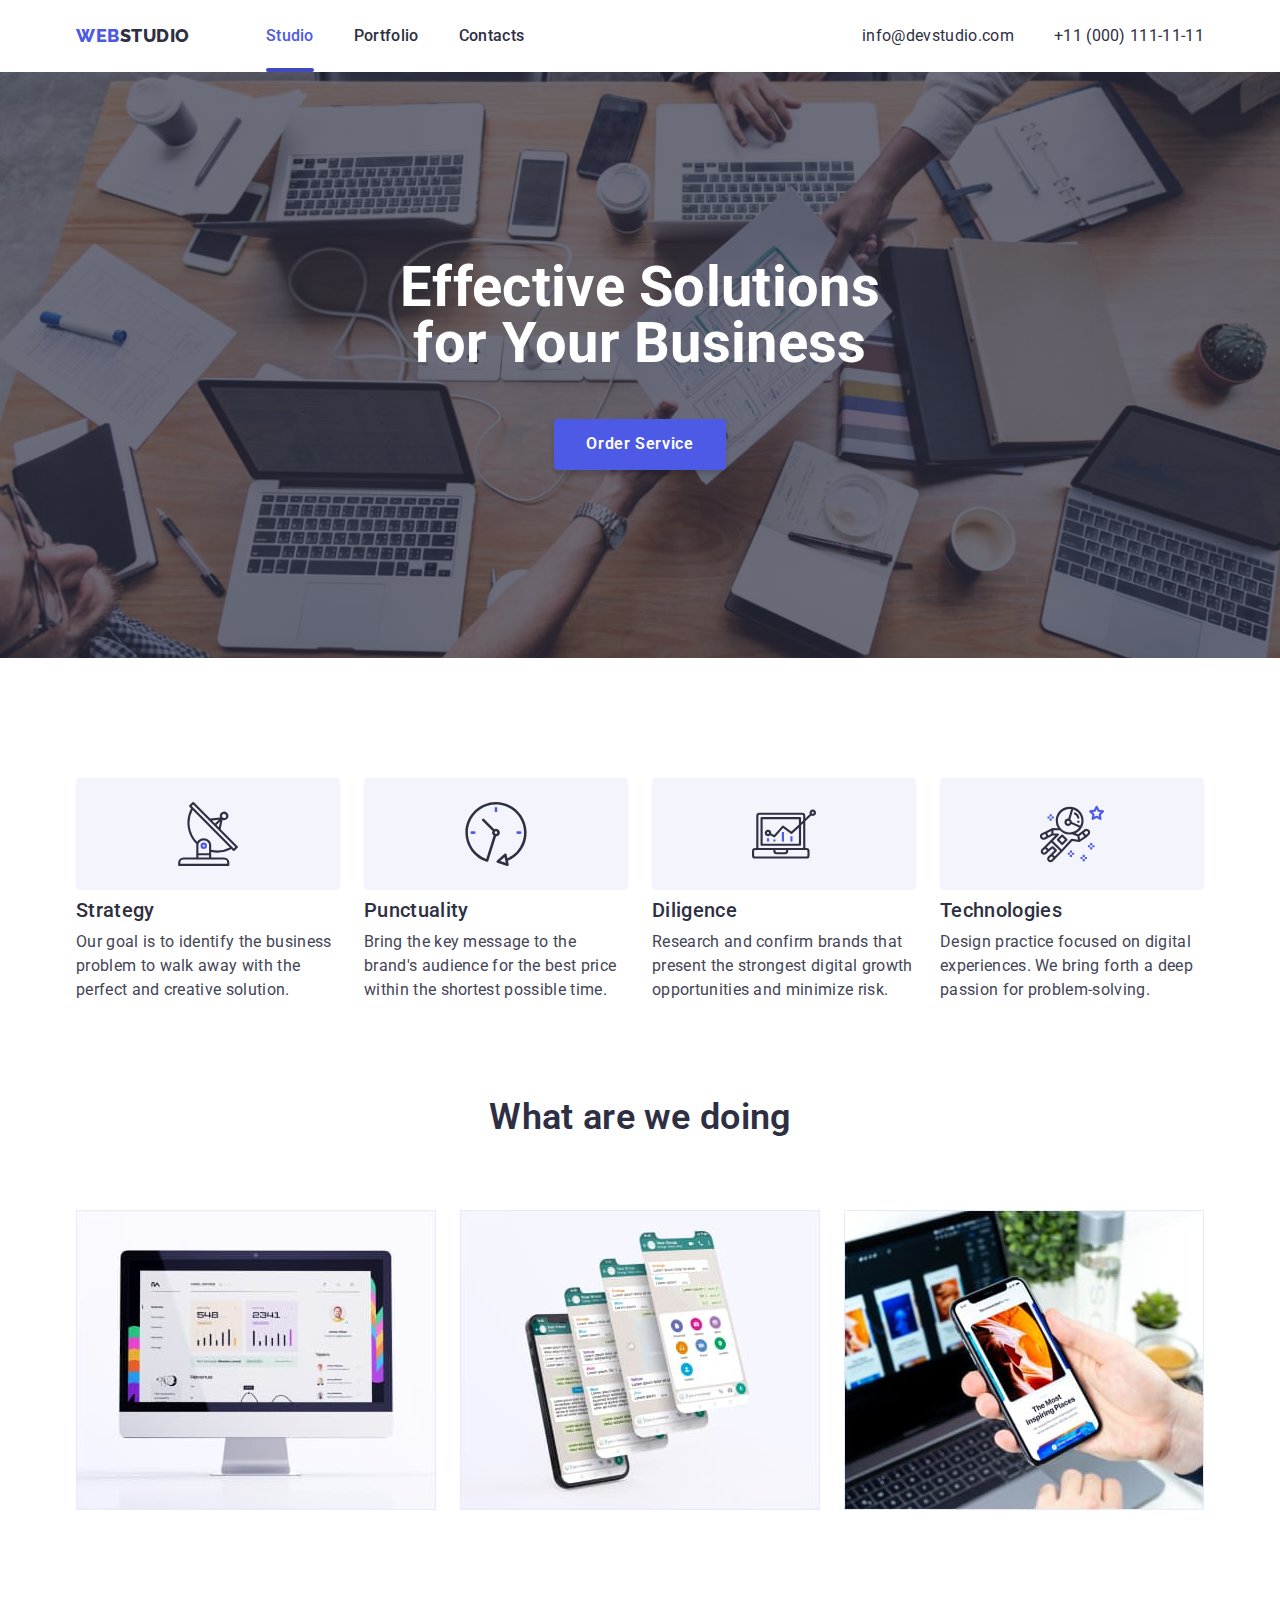
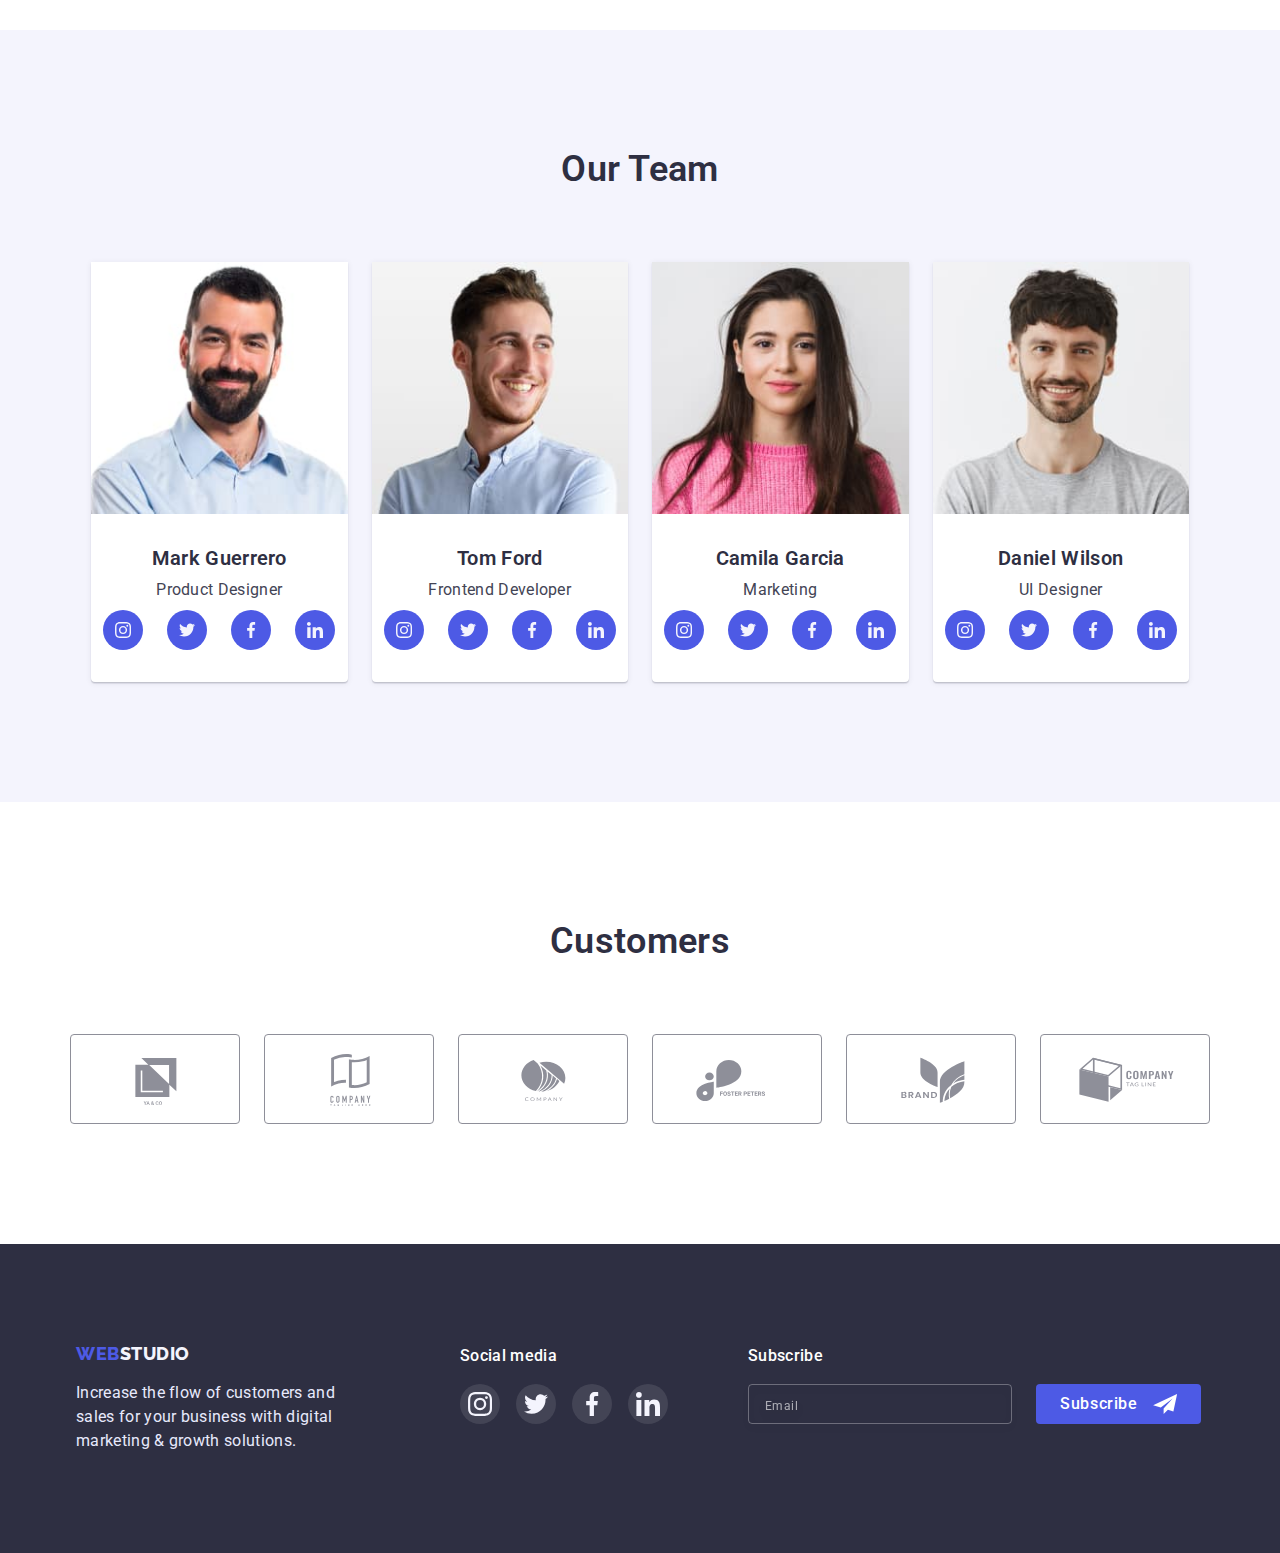
<file: index.html>
<!DOCTYPE html>
<html lang="en">
  <head>
    <meta charset="UTF-8" />
    <meta http-equiv="X-UA-Compatible" content="IE=edge" />
    <meta name="viewport" content="width=device-width, initial-scale=1.0" />

    <link
      href="https://fonts.googleapis.com/css2?family=Raleway:wght@800&family=Roboto:wght@400;500;700;900&display=swap"
      rel="stylesheet"
    />
    <link
      rel="stylesheet"
      href="https://cdnjs.cloudflare.com/ajax/libs/modern-normalize/1.1.0/modern-normalize.min.css"
    />

    <link rel="stylesheet" href="./css/styles.css" />

    <title>Studio</title>
  </head>
  <body>
    <!-- header  -->

    <header>
      <div class="container header-main">
        <nav class="nav-main">
          <a href="./index.html" class="logo"
            ><span class="span">WEB</span>STUDIO</a
          >

          <ul class="site-nav">
            <li class="item">
              <a href="./index.html" class="link menu-link">Studio</a>
            </li>

            <li class="item">
              <a href="./portfolio.html" class="link">Portfolio</a>
            </li>

            <li class="item"><a href="" class="link">Contacts</a></li>
          </ul>
        </nav>
        <div class="contact">
          <ul class="site-adress">
            <li class="item">
              <a href="mailto:info@devstudio.com" class="link"
                >info@devstudio.com</a
              >
            </li>
            <li class="item">
              <a href="tel:+11(000)111-11-11" class="link">+11 (000) 111-11-11</a>
            </li>
          </ul>
        </div>
        <button data-menu-open type="button" class="menu-open">
          <svg class="menu-open-icon" width="32" height="22">
            <use href="./images/symbol-defs.svg#icon-menu-burger"></use>
          </svg>
        </button>
      </div>

      <!-- mobil-menu -->

      <div data-menu class="mob-menu is-hidden">
        <div class="container">
          <div class="container-mobil-nav">
            <button data-menu-close type="button" class="menu-close">
              <svg class="menu-close-icon" width="8" height="8">
                <use href="./images/symbol-defs.svg#icon-vector"></use>
              </svg>
            </button>

            <nav>
              <ul class="mobil-nav">
                <li class="mobil-menu-item">
                  <a href="./index.html" class="link menu-link">Studio</a>
                </li>

                <li class="mobil-menu-item">
                  <a href="./portfolio.html" class="link mobil-link"
                    >Portfolio</a
                  >
                </li>

                <li class="mobil-menu-item">
                  <a href="" class="link mobil-link">Contacts</a>
                </li>
              </ul>
            </nav>
          </div>

          <div class="container-mobil-adress">
            <ul class="mobil-adress">
              <li class="mobil-adress-item">
                <a href="tel:+11(000)111-11-11" class="link number-link"
                  >+11(000)111-11-11</a
                >
              </li>

              <li class="mobil-adress-item">
                <a href="mailto:info@devstudio.com" class="link email-link"
                  >info@devstudio.com</a
                >
              </li>
            </ul>

            <ul class="mob-social-ul">
              <li>
                <a class="mob-social-link" href="https://www.instagram.com/">
                  <svg class="instagram" width="16" height="16">
                    <use href="./images/symbol-defs.svg#icon-instagram"></use>
                  </svg>
                </a>
              </li>
              <li>
                <a class="mob-social-link" href="https://www.twitter.com/">
                  <svg class="twitter" width="16" height="16">
                    <use href="./images/symbol-defs.svg#icon-twitter"></use>
                  </svg>
                </a>
              </li>
              <li>
                <a class="mob-social-link" href="https://www.facebook.com/">
                  <svg class="facebook" width="16" height="16">
                    <use href="./images/symbol-defs.svg#icon-facebook"></use>
                  </svg>
                </a>
              </li>
              <li>
                <a class="mob-social-link" href="https://www.linkedin.com/">
                  <svg class="linkedin" width="16" height="16">
                    <use href="./images/symbol-defs.svg#icon-linkedin"></use>
                  </svg>
                </a>
              </li>
            </ul>
          </div>
        </div>
      </div>
    </header>

    <!-- hero -->

    <main>
      <section class="hero">
        <div class="container">
          <h1 class="hero-title">Effective Solutions for Your Business</h1>
          <button data-modal-open type="button" class="button button-primary">
            Order Service
          </button>
        </div>
      </section>

      <!-- adventages -->

      <section class="advantages section">
        <div class="container">
          <h2 class="visually-hidden">Advantages</h2>
          <ul class="advantages-ul">
            <li class="advantages-li">
              <div class="advantages-icon">
                <svg class="antenna" width="64" height="64">
                  <use href="./images/symbol-defs.svg#icon-antenna"></use>
                </svg>
              </div>
              <h3 class="title">Strategy</h3>
              <p class="advantages-text">
                Our goal is to identify the business problem to walk away with
                the perfect and creative solution.
              </p>
            </li>
            <li class="advantages-li">
              <div class="advantages-icon">
                <svg class="clock" width="64" height="64">
                  <use href="./images/symbol-defs.svg#icon-clock"></use>
                </svg>
              </div>
              <h3 class="title">Punctuality</h3>
              <p class="advantages-text">
                Bring the key message to the brand's audience for the best price
                within the shortest possible time.
              </p>
            </li>
            <li class="advantages-li">
              <div class="advantages-icon">
                <svg class="diagram" width="64" height="64">
                  <use href="./images/symbol-defs.svg#icon-diagram"></use>
                </svg>
              </div>
              <h3 class="title">Diligence</h3>
              <p class="advantages-text">
                Research and confirm brands that present the strongest digital
                growth opportunities and minimize risk.
              </p>
            </li>
            <li class="advantages-li">
              <div class="advantages-icon">
                <svg class="astronaut" width="64" height="64">
                  <use href="./images/symbol-defs.svg#icon-astronaut"></use>
                </svg>
              </div>
              <h3 class="title">Technologies</h3>
              <p class="advantages-text">
                Design practice focused on digital experiences. We bring forth a
                deep passion for problem-solving.
              </p>
            </li>
          </ul>
        </div>
      </section>

      <!-- our work -->

      <section class="work section">
        <div class="container">
          <h2 class="work-title">What are we doing</h2>
          <ul class="work-ul">
            <li class="work-li">
              <img
                srcset="./images/comp.jpg 1x, ./images/Rectangle2x.jpg 2x"
                src="./images/comp.jpg"
                alt="pc monitor"
                width="360"
              />
            </li>
            <li class="work-li">
              <img
                srcset="./images/app.jpg 1x, ./images/Rectangle2.2x.jpg 2x"
                src="./images/app.jpg"
                alt="app options"
                width="360"
              />
            </li>
            <li class="work-li">
              <img
                srcset="./images/phone.jpg 1x, ./images/Rectangle3.2x.jpg 2x"
                src="./images/phone.jpg"
                alt="phone screen"
                width="360"
              />
            </li>
          </ul>
        </div>
      </section>

      <!-- team -->

      <section class="team section">
        <div class="container">
          <h2 class="team-title">Our Team</h2>
          <ul class="team-ul">
            <li class="team-li">
              <img
                srcset="./images/mark.jpg 1x, ./images/man1.2x.jpg 2x"
                src="./images/mark.jpg"
                alt="Mark Guerrero"
                width="264"
              />
              <h3 class="title">Mark Guerrero</h3>
              <p>Product Designer</p>
              <ul class="social-ul">
                <li>
                  <a class="social-link" href="https://www.instagram.com/">
                    <svg class="instagram" width="16" height="16">
                      <use href="./images/symbol-defs.svg#icon-instagram"></use>
                    </svg>
                  </a>
                </li>
                <li>
                  <a class="social-link" href="https://www.twitter.com/">
                    <svg class="twitter" width="16" height="16">
                      <use href="./images/symbol-defs.svg#icon-twitter"></use>
                    </svg>
                  </a>
                </li>
                <li>
                  <a class="social-link" href="https://www.facebook.com/">
                    <svg class="facebook" width="16" height="16">
                      <use href="./images/symbol-defs.svg#icon-facebook"></use>
                    </svg>
                  </a>
                </li>
                <li>
                  <a class="social-link" href="https://www.linkedin.com/">
                    <svg class="linkedin" width="16" height="16">
                      <use href="./images/symbol-defs.svg#icon-linkedin"></use>
                    </svg>
                  </a>
                </li>
              </ul>
            </li>
            <li class="team-li">
              <img
                srcset="./images/tom.jpg 1x, ./images/man2.2x.jpg 2x"
                src="./images/tom.jpg"
                alt="Tom Ford"
                width="264"
              />
              <h3 class="title">Tom Ford</h3>
              <p>Frontend Developer</p>
              <ul class="social-ul">
                <li>
                  <a class="social-link" href="https://www.instagram.com/">
                    <svg class="instagram" width="16" height="16">
                      <use href="./images/symbol-defs.svg#icon-instagram"></use>
                    </svg>
                  </a>
                </li>
                <li>
                  <a class="social-link" href="https://www.twitter.com/">
                    <svg class="twitter" width="16" height="16">
                      <use href="./images/symbol-defs.svg#icon-twitter"></use>
                    </svg>
                  </a>
                </li>
                <li>
                  <a class="social-link" href="https://www.facebook.com/">
                    <svg class="facebook" width="16" height="16">
                      <use href="./images/symbol-defs.svg#icon-facebook"></use>
                    </svg>
                  </a>
                </li>
                <li>
                  <a class="social-link" href="https://www.linkedin.com/">
                    <svg class="linkedin" width="16" height="16">
                      <use href="./images/symbol-defs.svg#icon-linkedin"></use>
                    </svg>
                  </a>
                </li>
              </ul>
            </li>
            <li class="team-li">
              <img
                srcset="./images/camila.jpg 1x, ./images/woman.2x.jpg 2x"
                src="./images/camila.jpg"
                alt="Camila Garcia"
                width="264"
              />
              <h3 class="title">Camila Garcia</h3>
              <p>Marketing</p>
              <ul class="social-ul">
                <li>
                  <a class="social-link" href="https://www.instagram.com/">
                    <svg class="instagram" width="16" height="16">
                      <use href="./images/symbol-defs.svg#icon-instagram"></use>
                    </svg>
                  </a>
                </li>
                <li>
                  <a class="social-link" href="https://www.twitter.com/">
                    <svg class="twitter" width="16" height="16">
                      <use href="./images/symbol-defs.svg#icon-twitter"></use>
                    </svg>
                  </a>
                </li>
                <li>
                  <a class="social-link" href="https://www.facebook.com/">
                    <svg class="facebook" width="16" height="16">
                      <use href="./images/symbol-defs.svg#icon-facebook"></use>
                    </svg>
                  </a>
                </li>
                <li>
                  <a class="social-link" href="https://www.linkedin.com/">
                    <svg class="linkedin" width="16" height="16">
                      <use href="./images/symbol-defs.svg#icon-linkedin"></use>
                    </svg>
                  </a>
                </li>
              </ul>
            </li>
            <li class="team-li">
              <img
                srcset="./images/daniel.jpg 1x, ./images/man3.2x.jpg 2x"
                src="./images/daniel.jpg"
                alt="Daniel Wilson"
                width="264"
              />
              <h3 class="title">Daniel Wilson</h3>
              <p>UI Designer</p>
              <ul class="social-ul">
                <li>
                  <a class="social-link" href="https://www.instagram.com/">
                    <svg class="instagram" width="16" height="16">
                      <use href="./images/symbol-defs.svg#icon-instagram"></use>
                    </svg>
                  </a>
                </li>
                <li>
                  <a class="social-link" href="https://www.twitter.com/">
                    <svg class="twitter" width="16" height="16">
                      <use href="./images/symbol-defs.svg#icon-twitter"></use>
                    </svg>
                  </a>
                </li>
                <li>
                  <a class="social-link" href="https://www.facebook.com/">
                    <svg class="facebook" width="16" height="16">
                      <use href="./images/symbol-defs.svg#icon-facebook"></use>
                    </svg>
                  </a>
                </li>
                <li>
                  <a class="social-link" href="https://www.linkedin.com/">
                    <svg class="linkedin" width="16" height="16">
                      <use href="./images/symbol-defs.svg#icon-linkedin"></use>
                    </svg>
                  </a>
                </li>
              </ul>
            </li>
          </ul>
        </div>
      </section>

      <!-- Customers -->

      <section class="customers section">
        <div class="container">
          <h2 class="customers-title">Customers</h2>
          <ul class="customers-ul">
            <li class="customers-li">
              <a href="" class="customers-link">
                <svg class="logo-icon" width="104" height="56">
                  <use href="./images/symbol-defs.svg#icon-logo-2"></use>
                </svg>
              </a>
            </li>
            <li class="customers-li">
              <a href="" class="customers-link">
                <svg class="logo-icon" width="104" height="56">
                  <use href="./images/symbol-defs.svg#icon-logo-1"></use>
                </svg>
              </a>
            </li>
            <li class="customers-li">
              <a href="" class="customers-link">
                <svg class="logo-icon" width="104" height="56">
                  <use href="./images/symbol-defs.svg#icon-logo-3"></use>
                </svg>
              </a>
            </li>
            <li class="customers-li">
              <a href="" class="customers-link">
                <svg class="logo-icon" width="104" height="56">
                  <use href="./images/symbol-defs.svg#icon-logo-4"></use>
                </svg>
              </a>
            </li>
            <li class="customers-li">
              <a href="" class="customers-link">
                <svg class="logo-icon" width="104" height="56">
                  <use href="./images/symbol-defs.svg#icon-logo-5"></use>
                </svg>
              </a>
            </li>
            <li class="customers-li">
              <a href="" class="customers-link">
                <svg class="logo-icon" width="104" height="56">
                  <use href="./images/symbol-defs.svg#icon-logo-6"></use>
                </svg>
              </a>
            </li>
          </ul>
        </div>
      </section>
    </main>

    <!-- footer -->

    <footer class="footer">
      <div class="container footer-section">
        <div class="box-footer">
          <a href="./index.html" class="footer-link"
            ><span class="span">WEB</span>STUDIO</a
          >
          <p class="footer-text">
            Increase the flow of customers and sales for your business with
            digital marketing & growth solutions.
          </p>
        </div>

        <div class="second-box-footer">
          <h3 class="footer-title">Social media</h3>
          <ul class="footer-ul">
            <li>
              <a href="https://www.instagram.com/" class="footer-icon">
                <svg class="instagram" width="24" height="24">
                  <use href="./images/symbol-defs.svg#icon-instagram"></use>
                </svg>
              </a>
            </li>
            <li>
              <a href="https://www.twitter.com/" class="footer-icon">
                <svg class="twitter" width="24" height="24">
                  <use href="./images/symbol-defs.svg#icon-twitter"></use>
                </svg>
              </a>
            </li>
            <li>
              <a href="https://www.facebook.com/" class="footer-icon">
                <svg class="facebook" width="24" height="24">
                  <use href="./images/symbol-defs.svg#icon-facebook"></use>
                </svg>
              </a>
            </li>
            <li>
              <a href="https://www.linkedin.com/" class="footer-icon">
                <svg class="linkedin" width="24" height="24">
                  <use href="./images/symbol-defs.svg#icon-linkedin"></use>
                </svg>
              </a>
            </li>
          </ul>
        </div>

        <div class="tertiary-box-footer">
          <h3 class="footer-form-title">Subscribe</h3>

          <form class="footer-form">
            <input
              type="email"
              id="footer-email"
              name="footer-email"
              class="footer-input"
              placeholder="Email"
            />
            <label for="footer-email"></label>

            <button type="submit" class="footer-button">
              Subscribe
              <svg class="send" width="24" height="20">
                <use href="./images/symbol-defs.svg#icon-send"></use>
              </svg>
            </button>
          </form>
        </div>
      </div>
    </footer>

    <!-- Модалка -->

    <div data-modal class="backdrop is-hidden">
      <div class="modal">
        <button data-modal-close type="button" class="backdrop-button">
          <svg class="vector" width="8" height="8">
            <use href="./images/symbol-defs.svg#icon-vector"></use>
          </svg>
        </button>

        <!-- Форма -->

        <div class="modal-container">
          <h3 class="text-form">
            Leave your contacts and we will call you back
          </h3>
            <form class="form">
              <div class="form-field">
                <label for="user-name">
                  <span class="input-text">Name</span>
                </label>
                <span class="form-wrap">
                  <input
                    type="text"
                    id="user-name"
                    class="form-input"
                    name="user-name"
                    placeholder=" "
                    required />
                  <svg class="input-icon" width="18" height="18">
                    <use
                      href="./images/symbol-defs.svg#icon-person-black-18dp-1"
                    ></use></svg></span>
              </div>

              <div class="form-field">
                <label for="usel-tel">
                  <span class="input-text">Phone</span>
                </label>
                <span class="form-wrap"
                  ><input
                    type="tel"
                    id="usel-tel"
                    class="form-input"
                    name="usel-tel"
                    placeholder=" "
                    required />
                  <svg class="input-icon" width="18" height="24">
                    <use
                      href="./images/symbol-defs.svg#icon-phone-black-18dp-1"
                    ></use></svg></span>
              </div>

              <div class="form-field">
                <label for="user-email">
                  <span class="input-text">Email</span>
                </label>
                <span class="form-wrap"
                  ><input
                    type="email"
                    id="user-email"
                    class="form-input"
                    name="user-email"
                    required />
                  <svg class="input-icon" width="18" height="24">
                    <use
                      href="./images/symbol-defs.svg#icon-email-black-18dp-1"
                    ></use></svg></span>
              </div>

              <div class="form-field text-area">
                <label>
                  <span class="input-text">Comment</span>
                  <textarea
                    name="user-text"
                    class="modal-comment"
                    placeholder="Text input"
                  ></textarea>
                </label>
              </div>

              <div class="form-checked">
                <input
                  type="checkbox"
                  name="privacy"
                  value="true"
                  id="privacy"
                  class="input-check visually-hidden"
                />

                <label for="privacy" class="check-title"
                  ><span class="icon-checked"
                    ><svg class="check-icon" width="10" height="8">
                      <use
                        href="./images/symbol-defs.svg#icon-cheked"
                      ></use></svg></span
                  ><span class="check-text"
                    >I accept the terms and conditions of the
                    <a href="" class="check-link">Privacy Policy</a></span
                  ></label
                >
              </div>
              <button type="submit" class="form-button">Send</button>
            </form>
          </div>
        </div>
      </div>

    <script src="./js/modal.js"></script>
    <script src="./js/menu.js"></script>
  </body>
</html>
</file>
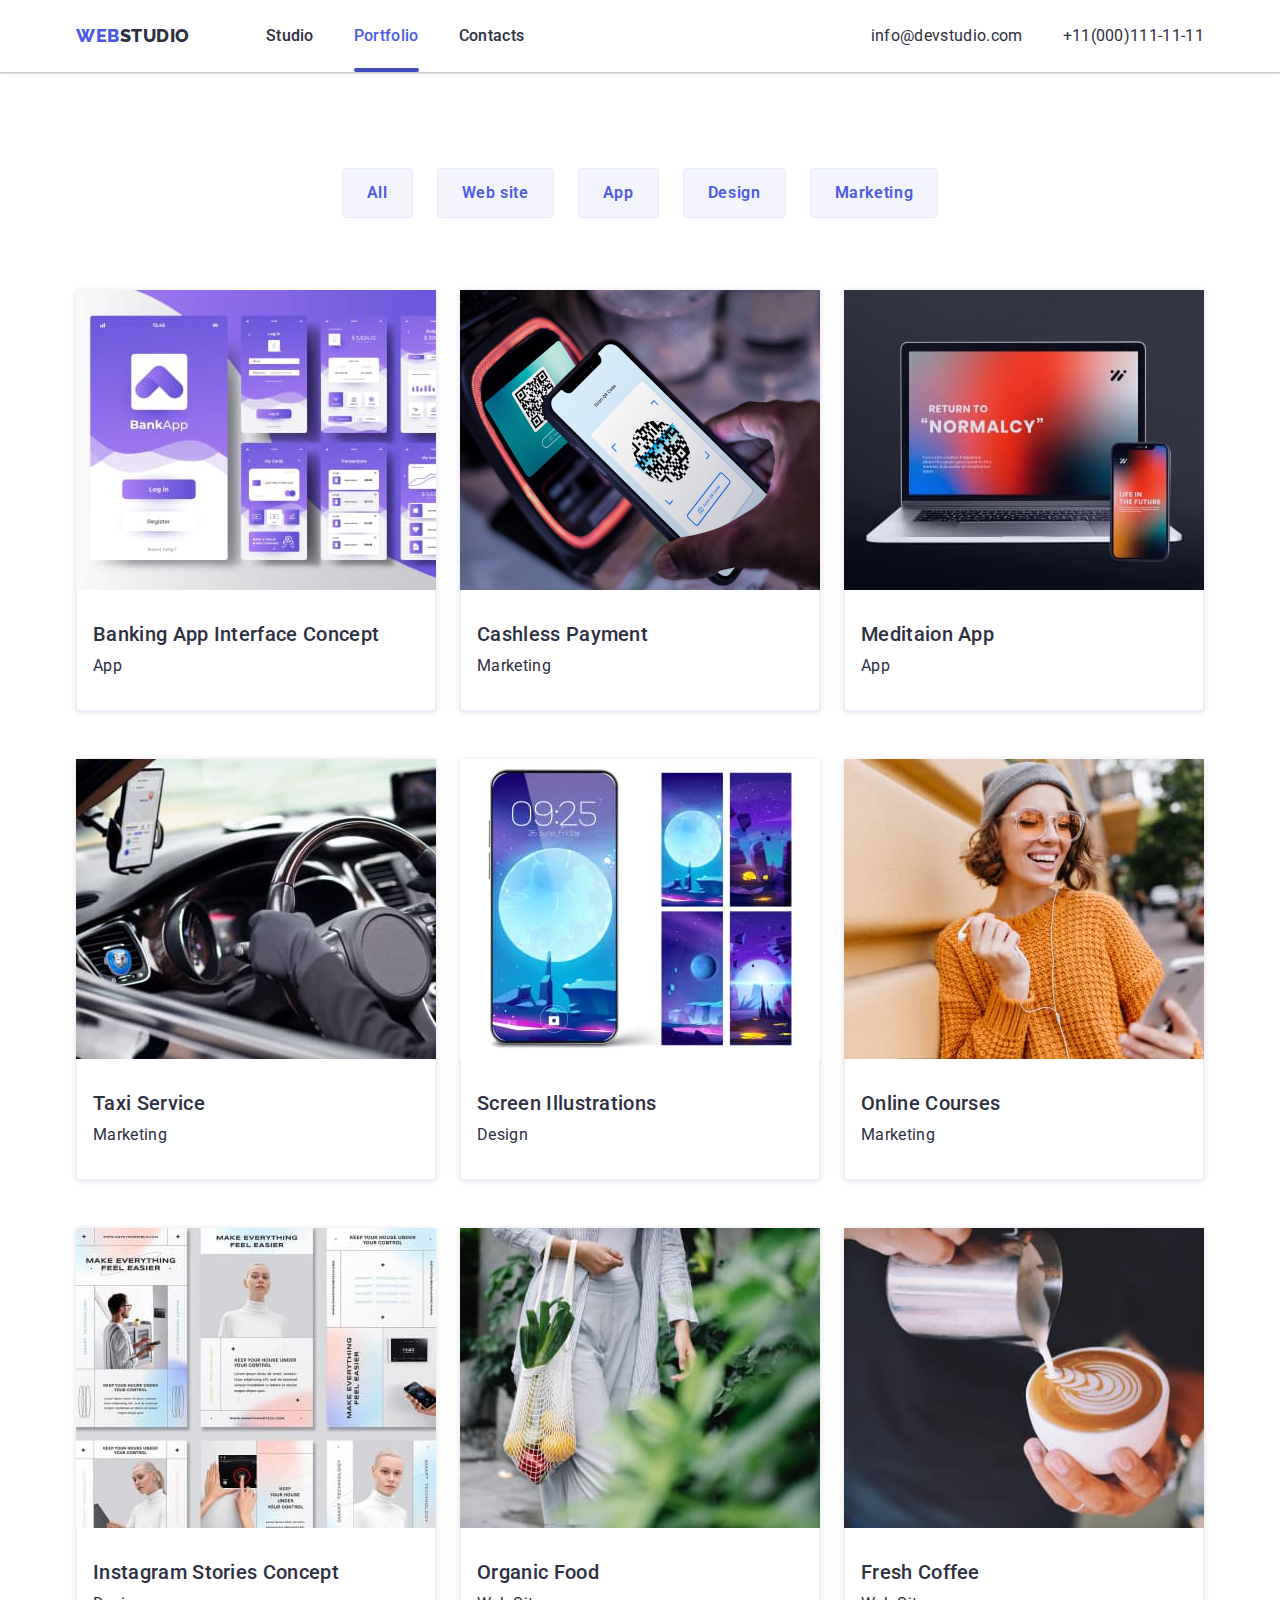
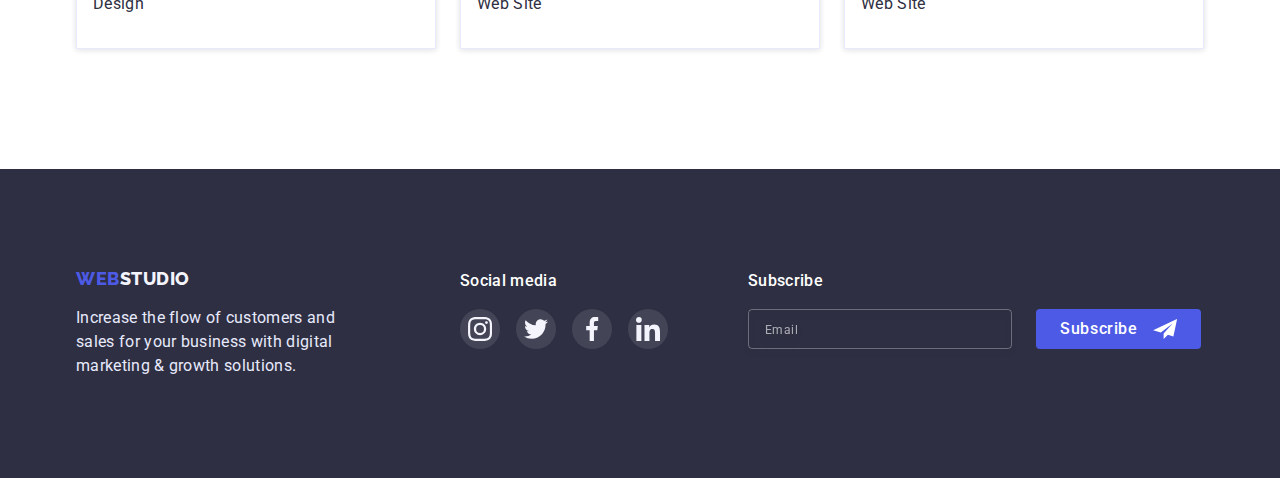
<file: portfolio.html>
<!DOCTYPE html>
<html lang="en">
  <head>
    <meta charset="UTF-8" />
    <meta http-equiv="X-UA-Compatible" content="IE=edge" />
    <meta name="viewport" content="width=device-width, initial-scale=1.0" />

    <link
      href="https://fonts.googleapis.com/css2?family=Raleway:wght@800&family=Roboto:wght@400;500;700;900&display=swap"
      rel="stylesheet"
    />
    <link
      rel="stylesheet"
      href="https://cdnjs.cloudflare.com/ajax/libs/modern-normalize/1.1.0/modern-normalize.min.css"
    />
    <link rel="stylesheet" href="./css/styles.css" />

    <title>Portfolio</title>
  </head>
  <body>
    <header>
      <!-- header -->
      <div class="container header-main">
        <nav class="nav-main">
          <a href="./index.html" class="logo"
            ><span class="span">WEB</span>STUDIO</a
          >

          <ul class="site-nav">
            <li class="item"><a href="./index.html" class="link">Studio</a></li>

            <li class="item">
              <a href="./portfolio.html" class="link menu-link">Portfolio</a>
            </li>

            <li class="item"><a href="" class="link">Contacts</a></li>
          </ul>
        </nav>
        <div class="contact">
          <ul class="site-adress">
            <li class="item">
              <a href="mailto:info@devstudio.com" class="link"
                >info@devstudio.com</a
              >
            </li>
            <li class="item">
              <a href="tel:+11(000)111-11-11" class="link">+11(000)111-11-11</a>
            </li>
          </ul>
        </div>
      </div>
    </header>

    <main>
      <section class="portfolio">
        <!-- button -->
        <div class="container">
          <h1 class="visually-hidden">Portfolio</h1>

          <ul class="portfolio-ul">
            <li class="portfolio-li">
              <button type="button" class="button button-secondary">All</button>
            </li>
            <li class="portfolio-li">
              <button type="button" class="button button-secondary">
                Web site
              </button>
            </li>
            <li class="portfolio-li">
              <button type="button" class="button button-secondary">App</button>
            </li>
            <li class="portfolio-li">
              <button type="button" class="button button-secondary">
                Design
              </button>
            </li>
            <li class="portfolio-li">
              <button type="button" class="button button-secondary">
                Marketing
              </button>
            </li>
          </ul>

          <!-- cards -->

          <ul class="examples">
            <li class="examples-li">
              <a href="" class="examples-title">
                <div class="product-thumb">
                  <div class="product-overlay">
                    <p class="text-thumb">
                      14 Stylish and User-Friendly App Design Concepts · Task
                      Manager App · Calorie Tracker App · Exotic Fruit Ecommerce
                      App · Cloud Storage App
                    </p>
                  </div>

                  <div class="examples-img">
                    <img src="./images/bankapp.jpg" alt="bankapp" width="360" />
                  </div>
                </div>

                <div class="examples-text">
                  <h2 class="card-title">Banking App Interface Concept</h2>
                  <p>App</p>
                </div>
              </a>
            </li>

            <li class="examples-li">
              <a href="" class="examples-title">
                <div class="product-thumb">
                  <div class="product-overlay">
                    <p class="text-thumb">
                      14 Stylish and User-Friendly App Design Concepts · Task
                      Manager App · Calorie Tracker App · Exotic Fruit Ecommerce
                      App · Cloud Storage App
                    </p>
                  </div>
                  <div class="examples-img">
                    <img src="./images/qr.jpg" alt="QR" width="360" />
                  </div>
                </div>
                <div class="examples-text">
                  <h2 class="card-title">Cashless Payment</h2>
                  <p>Marketing</p>
                </div>
              </a>
            </li>

            <li class="examples-li">
              <a href="" class="examples-title">
                <div class="product-thumb">
                  <div class="product-overlay">
                    <p class="text-thumb">
                      14 Stylish and User-Friendly App Design Concepts · Task
                      Manager App · Calorie Tracker App · Exotic Fruit Ecommerce
                      App · Cloud Storage App
                    </p>
                  </div>
                  <div class="examples-img">
                    <img src="./images/laptop.jpg" alt="laptop" width="360" />
                  </div>
                </div>

                <div class="examples-text">
                  <h2 class="card-title">Meditaion App</h2>
                  <p>App</p>
                </div>
              </a>
            </li>

            <li class="examples-li">
              <a href="" class="examples-title">
                <div class="product-thumb">
                  <div class="product-overlay">
                    <p class="text-thumb">
                      14 Stylish and User-Friendly App Design Concepts · Task
                      Manager App · Calorie Tracker App · Exotic Fruit Ecommerce
                      App · Cloud Storage App
                    </p>
                  </div>
                  <div class="examples-img">
                    <img src="./images/auto.jpg" alt="auto" width="360" />
                  </div>
                </div>

                <div class="examples-text">
                  <h2 class="card-title">Taxi Service</h2>
                  <p>Marketing</p>
                </div>
              </a>
            </li>

            <li class="examples-li">
              <a href="" class="examples-title">
                <div class="product-thumb">
                  <div class="product-overlay">
                    <p class="text-thumb">
                      14 Stylish and User-Friendly App Design Concepts · Task
                      Manager App · Calorie Tracker App · Exotic Fruit Ecommerce
                      App · Cloud Storage App
                    </p>
                  </div>
                  <div class="examples-img">
                    <img src="./images/display.jpg" alt="display" width="360" />
                  </div>
                </div>

                <div class="examples-text">
                  <h2 class="card-title">Screen Illustrations</h2>
                  <p>Design</p>
                </div>
              </a>
            </li>

            <li class="examples-li">
              <a href="" class="examples-title">
                <div class="product-thumb">
                  <div class="product-overlay">
                    <p class="text-thumb">
                      14 Stylish and User-Friendly App Design Concepts · Task
                      Manager App · Calorie Tracker App · Exotic Fruit Ecommerce
                      App · Cloud Storage App
                    </p>
                  </div>
                  <div class="examples-img">
                    <img src="./images/woman.jpg" alt="woman" width="360" />
                  </div>
                </div>

                <div class="examples-text">
                  <h2 class="card-title">Online Courses</h2>
                  <p>Marketing</p>
                </div>
              </a>
            </li>
            <li class="examples-li">
              <a href="" class="examples-title">
                <div class="product-thumb">
                  <div class="product-overlay">
                    <p class="text-thumb">
                      14 Stylish and User-Friendly App Design Concepts · Task
                      Manager App · Calorie Tracker App · Exotic Fruit Ecommerce
                      App · Cloud Storage App
                    </p>
                  </div>
                  <div class="examples-img">
                    <img
                      src="./images/many.jpg"
                      alt="many people"
                      width="360"
                    />
                  </div>
                </div>

                <div class="examples-text">
                  <h2 class="card-title">Instagram Stories Concept</h2>
                  <p>Design</p>
                </div>
              </a>
            </li>
            <li class="examples-li">
              <a href="" class="examples-title">
                <div class="product-thumb">
                  <div class="product-overlay">
                    <p class="text-thumb">
                      14 Stylish and User-Friendly App Design Concepts · Task
                      Manager App · Calorie Tracker App · Exotic Fruit Ecommerce
                      App · Cloud Storage App
                    </p>
                  </div>
                  <div class="examples-img">
                    <img src="./images/food.jpg" alt="food" width="360" />
                  </div>
                </div>

                <div class="examples-text">
                  <h2 class="card-title">Organic Food</h2>
                  <p>Web Site</p>
                </div>
              </a>
            </li>
            <li class="examples-li">
              <a href="" class="examples-title">
                <div class="product-thumb">
                  <div class="product-overlay">
                    <p class="text-thumb">
                      14 Stylish and User-Friendly App Design Concepts · Task
                      Manager App · Calorie Tracker App · Exotic Fruit Ecommerce
                      App · Cloud Storage App
                    </p>
                  </div>
                  <div class="examples-img">
                    <img src="./images/cofee.jpg" alt="cofee" width="360" />
                  </div>
                </div>

                <div class="examples-text">
                  <h2 class="card-title">Fresh Coffee</h2>
                  <p>Web Site</p>
                </div>
              </a>
            </li>
          </ul>
        </div>
      </section>
    </main>

    <footer class="footer">
      <div class="container footer-section">
        <div class="box-footer">
          <a href="./index.html" class="footer-link"
            ><span class="span">WEB</span>STUDIO</a
          >
          <p class="footer-text">
            Increase the flow of customers and sales for your business with
            digital marketing & growth solutions.
          </p>
        </div>

        <div class="second-box-footer">
          <h3 class="footer-title">Social media</h3>
          <ul class="footer-ul">
            <li>
              <a href="https://www.instagram.com/" class="footer-icon">
                <svg class="instagram" width="24" height="24">
                  <use href="./images/symbol-defs.svg#icon-instagram"></use>
                </svg>
              </a>
            </li>
            <li>
              <a href="https://www.twitter.com/" class="footer-icon">
                <svg class="twitter" width="24" height="24">
                  <use href="./images/symbol-defs.svg#icon-twitter"></use>
                </svg>
              </a>
            </li>
            <li>
              <a href="https://www.facebook.com/" class="footer-icon">
                <svg class="facebook" width="24" height="24">
                  <use href="./images/symbol-defs.svg#icon-facebook"></use>
                </svg>
              </a>
            </li>
            <li>
              <a href="https://www.linkedin.com/" class="footer-icon">
                <svg class="linkedin" width="24" height="24">
                  <use href="./images/symbol-defs.svg#icon-linkedin"></use>
                </svg>
              </a>
            </li>
          </ul>
        </div>

        <div class="tertiary-box-footer">
          <h3 class="footer-form-title">Subscribe</h3>

          <form class="footer-form">
            <div>
              <input
                type="email"
                id="footer-email"
                name="footer-email"
                class="footer-input"
                placeholder="Email"
              />
              <label for="footer-email"></label>
            </div>
            <div>
              <button type="submit" class="footer-button">
                Subscribe
                <svg class="send" width="24" height="20">
                  <use href="./images/symbol-defs.svg#icon-send"></use>
                </svg>
              </button>
            </div>
          </form>
        </div>
      </div>
    </footer>
  </body>
</html>
</file>
<file: css/styles.css>
:root {
  --primary-brand: #4d5ae5;
  --dark: #2e2f42;
  --success: #31d0aa;
  --text: #434455;
  --subtle-text: #8e8f99;
  --accent: #e7e9fc;
  --light: #f4f4fd;
  --primary-white-color: #ffffff;
  --section-padding: 120px;
  --card-shadow: 0px 1px 6px rgba(46, 47, 66, 0.08),
    0px 1px 1px rgba(46, 47, 66, 0.16), 0px 2px 1px rgba(46, 47, 66, 0.08);
  --card-shadow-second: 0px 2px 1px rgba(46, 47, 66, 0.08),
    0px 1px 1px rgba(46, 47, 66, 0.16), 0px 1px 6px rgba(46, 47, 66, 0.08);
  --timing-function: cubic-bezier(0.4, 0, 0.2, 1);
}

h1,
h2,
h3,
h4,
h5,
h6,
p {
  margin: 0;
}

a {
  text-decoration: none;
}

ul {
  list-style: none;
  padding: 0;
  margin: 0;
}

img {
  display: block;
  width: 100%;
  max-width: 100%;
  height: auto;
}

body {
  background-color: var(--primary-white-color);
  color: var(--text);
  font-family: Roboto, sans-serif;
  letter-spacing: 0.02em;
  font-size: 16px;
  line-height: 1.5;
}

.no-scroll {
  overflow: hidden;
}

.container {
  max-width: 428px;
  min-width: 320px;
  padding-left: 15px;
  padding-right: 15px;
  margin-left: auto;
  margin-right: auto;
}

.button {
  font-family: inherit;
  display: inline-block;
  min-width: 69px;
  text-align: center;
}

.visually-hidden {
  position: absolute;
  white-space: nowrap;
  width: 1px;
  height: 1px;
  overflow: hidden;
  border: 0;
  padding: 0;
  clip: rect(0 0 0 0);
  clip-path: inset(50%);
  margin: -1px;
}

/* nav */

header {
  box-shadow: var(--card-shadow-second);
}

.header-main {
  display: flex;
  align-items: center;
  justify-content: space-between;
}

.logo {
  font-family: Raleway, cursive;
  font-weight: 800;
  font-size: 18px;
  line-height: 1.33;
  letter-spacing: 0.03em;
  color: var(--dark);
  margin-right: auto;
  padding-top: 24px;
  padding-bottom: 24px;
}

.span {
  color: var(--primary-brand);
}

/* ------------nav------------------------------ */

.site-nav {
  display: none;
}

.site-adress {
  display: none;
}

.menu-open {
  width: 32px;
  height: 22px;
  padding: 0;
  background-color: transparent;
  border: none;
}

.menu-open-icon {
  stroke: var(--dark);
}

.menu-close {
  position: fixed;
  top: 40px;
  right: 40px;
  cursor: pointer;

  display: flex;
  align-items: center;
  justify-content: center;

  width: 24px;
  height: 24px;
  background-color: var(--accent);
  border-radius: 50%;
  border: 1px solid rgba(0, 0, 0, 0.1);
}

.mob-menu {
  position: fixed;
  top: 0;
  z-index: 1;

  width: 100%;
  height: 100%;

  background-color: #ffffff;
}

.mobil-link {
  font-weight: 700;
  font-size: 36px;
  line-height: 1.1;
  color: var(--dark);
}

.mobil-menu-item:not(:last-child) {
  margin-bottom: 40px;
}

.mobil-menu-item .menu-link {
  color: var(--primary-brand);
  font-weight: 700;
  font-size: 36px;
  line-height: 1.1;
}

.number-link {
  font-weight: 600;
  font-size: 36px;
  line-height: 1.1;
  color: var(--primary-brand);
}

.mobil-adress-item {
  margin-bottom: 40px;
}

.email-link {
  font-weight: 500;
  font-size: 20px;
  line-height: 24px;
  color: var(--text);
}

.mobil-adress {
  margin-top: 48px;
  margin-bottom: 48px;
}

.mob-social-ul {
  display: flex;
  justify-content: space-between;
  gap: 24px;
  margin-top: 8px;
}

.mob-social-link {
  display: flex;
  align-items: center;
  justify-content: center;
  width: 40px;
  height: 40px;
  background-color: var(--primary-brand);
  border-radius: 50%;

  transition: background-color 250ms var(--timing-function);
}

.mob-social-link:hover,
.mob-social-link:focus {
  background-color: #404bbf;
}

.mob-menu > .container {
  display: flex;
  flex-direction: column;
  justify-content: space-between;

  height: 100%;
  overflow: auto;
  padding: 80px 40px 40px 40px;
}

.mob-menu.is-hidden {
  opacity: 0;
  pointer-events: none;
  visibility: hidden;
}

/* hero */

.hero {
  background-color: var(--dark);
  text-align: center;
  padding-top: 112px;
  padding-bottom: 112px;
  margin: 0 auto;
  background-image: linear-gradient(
      rgba(46, 47, 66, 0.7),
      rgba(46, 47, 66, 0.7)
    ),
    url("../images/Dark-bg-mobil-1x.jpg");
  background-repeat: no-repeat;
  background-size: cover;
}

@media (min-device-pixel-ratio: 2),
  (min-resolution: 192dpi),
  (min-resolution: 2dppx) {
  .hero {
    background-image: linear-gradient(
        rgba(46, 47, 66, 0.7),
        rgba(46, 47, 66, 0.7)
      ),
      url("../images/Dark-bg-mobil-2х.jpg");
  }
}

.hero-title {
  color: var(--primary-white-color);
  font-weight: 700;
  font-size: 36px;
  line-height: 1.1;
  margin-top: 0;
  margin-bottom: 72px;
  margin-left: auto;
  margin-right: auto;
  max-width: 318px;
}

.hero .button-primary {
  color: var(--primary-white-color);
  background-color: var(--primary-brand);
  cursor: pointer;
  font-weight: 600;
  font-size: 16px;
  line-height: 1.18;
  letter-spacing: 0.04em;
  border-radius: 4px;
  padding: 16px 32px;
  border: none;
  box-shadow: 0px 4px 4px rgba(0, 0, 0, 0.15);

  transition: background-color 250ms var(--timing-function);
}

.button-primary:hover,
.button-primary:focus {
  background-color: #404bbf;
}

/* adventages */

.advantages {
  padding-top: 96px;
  padding-bottom: 96px;
}

.advantages-li:nth-child(-n + 3) {
  margin-bottom: 72px;
}

.advantages-icon {
  display: none;
}

.advantages-ul .title {
  color: var(--dark);
  font-size: 36px;
  letter-spacing: 0.2;
  line-height: 1.1;
  margin-bottom: 8px;
  text-align: center;
}

.advantages-text {
  font-weight: 500;
}

/* our work */

.work {
  display: none;
}

/* team */

.team-ul {
  display: flex;
  flex-wrap: wrap;
  justify-content: center;
  gap: 72px;
}

.team-li {
  width: 100%;
}

.team {
  background-color: var(--light);
  padding-top: 96px;
  padding-bottom: 128px;
  text-align: center;
}

.team-title {
  color: var(--dark);
  font-weight: 600;
  font-size: 36px;
  line-height: 1.11;
  margin-bottom: 72px;
}

.team-li {
  background-color: var(--primary-white-color);
  box-shadow: var(--card-shadow);
  border-radius: 0px 0px 4px 4px;
  padding-bottom: 32px;
}

.team .title {
  color: var(--dark);
  font-weight: 600;
  font-size: 20px;
  line-height: 1.2;
  margin-bottom: 8px;
}

.team img {
  margin-bottom: 32px;
}

.social-ul {
  display: flex;
  justify-content: center;
  gap: 24px;
  margin-top: 8px;
}

.social-link {
  display: flex;
  align-items: center;
  justify-content: center;
  width: 40px;
  height: 40px;
  background-color: var(--primary-brand);
  border-radius: 50%;

  transition: background-color 250ms var(--timing-function);
}

.social-link:hover,
.social-link:focus {
  background-color: #404bbf;
}

/* customers */

.customers {
  padding-top: 96px;
  padding-bottom: 96px;
  text-align: center;
}

.customers-title {
  color: var(--dark);
  font-weight: 600;
  font-size: 36px;
  line-height: 1.11;
  margin-bottom: 72px;
}

.customers-link {
  display: flex;
  align-items: center;
  justify-items: center;
  border: 1px solid var(--subtle-text);
  border-radius: 4px;
  width: 100%;
  height: 100%;
  padding: 16px 32px;
  color: var(--subtle-text);

  transition: border-color 250ms var(--timing-function),
    color 250ms var(--timing-function);
}

.customers-link:hover,
.customers-link:focus {
  border-color: var(--primary-brand);
  color: var(--primary-brand);
}

.logo-icon {
  fill: currentColor;
}

/* portfolio */

.portfolio {
  padding-top: 96px;
  padding-bottom: 120px;
}

/* button */

.portfolio-ul {
  display: flex;
  justify-content: center;
  margin-bottom: 72px;
}

.portfolio-ul .portfolio-li + .portfolio-li {
  margin-left: 24px;
}

.portfolio-ul .button-secondary {
  color: var(--primary-brand);
  background-color: var(--light);
  cursor: pointer;
  font-weight: 600;
  font-size: 16px;
  line-height: 1.5;
  letter-spacing: 0.04em;
  border-radius: 4px;
  padding: 12px 24px;
  border: 1px solid var(--accent);
  transition: background-color 250ms var(--timing-function),
    color 250ms var(--timing-function),
    border-color 250ms var(--timing-function),
    box-shadow 250ms var(--timing-function);
}

.button-secondary:hover,
.button-secondary:focus {
  color: var(--primary-white-color);
  background-color: #404bbf;
  border-color: transparent;
  box-shadow: 0px 3px 1px rgba(0, 0, 0, 0.1), 0px 2px 1px rgba(0, 0, 0, 0.08),
    0px 2px 2px rgba(0, 0, 0, 0.12);
}

/* examples */

.examples {
  color: var(--text);
  display: flex;
  flex-wrap: wrap;
  column-gap: 24px;
  row-gap: 48px;
}

.examples-li {
  flex-basis: calc((100% - 48px) / 3);
  box-shadow: 0px 1px 6px rgba(46, 47, 66, 0.08);
}

.examples .examples-title {
  display: block;
  color: var(--dark);
  box-shadow: 0px 1px 6px rgba(46, 47, 66, 0.08);

  transition: box-shadow 250ms var(--timing-function);
}

.examples-title:hover,
.examples-title:focus {
  box-shadow: 0px 1px 6px rgba(46, 47, 66, 0.08),
    0px 1px 1px rgba(46, 47, 66, 0.16), 0px 2px 1px rgba(46, 47, 66, 0.08);
}

.examples-text {
  padding-top: 32px;
  padding-bottom: 32px;
  padding-left: 16px;
}

.examples-text > .card-title {
  color: var(--dark);
  font-weight: 500;
  font-size: 20px;
  line-height: 1.2;
  margin-bottom: 8px;
}

.examples-text {
  border-bottom: 1px solid var(--accent);
  border-left: 1px solid var(--accent);
  border-right: 1px solid var(--accent);
}

.product-thumb {
  position: relative;
}

.text-thumb {
  position: absolute;
  color: #f4f4fd;
  font-weight: 400;
  font-size: 16px;
  line-height: 1.5;
  top: 40px;
  left: 32px;
}

.product-overlay {
  position: absolute;
  width: 100%;
  height: 100%;
  background-color: var(--primary-brand);
  transform: translateY(100%);
  transition: transform 250ms var(--timing-function);
}

.product-thumb:hover .product-overlay,
.product-thumb:focus .product-overlay {
  opacity: 1;
}

.examples-title:hover .product-overlay,
.examples-title:focus .product-overlay {
  transform: translateX(0);
}

.product-thumb {
  overflow: hidden;
}

/* модалка */

.backdrop {
  position: fixed;
  top: 0;
  left: 0;

  width: 100%;
  height: 100%;

  background-color: rgba(46, 47, 66, 0.4);

  opacity: 1;

  transition: opacity 250ms var(--timing-function),
    visibility 250ms var(--timing-function);
}

.backdrop.is-hidden {
  opacity: 0;
  pointer-events: none;
  visibility: hidden;
}

.backdrop.is-hidden .modal {
  transform: translate(-50%, -50%) scale(1.1);
}

.modal {
  position: absolute;
  top: 50%;
  left: 50%;
  padding: 68px 24px 24px 24px;

  height: 584px;

  background-color: #fcfcfc;
  box-shadow: 0px 1px 1px rgba(0, 0, 0, 0.14), 0px 1px 3px rgba(0, 0, 0, 0.12),
    0px 2px 1px rgba(0, 0, 0, 0.2);
  border-radius: 4px;

  transform: translate(-50%, -50%) scale(1);
  transition: transform 250ms var(--timing-function);
  overflow: auto;
}

.modal-container {
  width: 360px;
  height: 488px;
}

.backdrop-button {
  position: fixed;
  top: 24px;
  right: 24px;
  cursor: pointer;

  display: flex;
  align-items: center;
  justify-content: center;

  width: 24px;
  height: 24px;
  border-radius: 50%;
  border: 1px solid rgba(0, 0, 0, 0.1);
  background-color: #e7e9fc;

  transition: background-color 250ms var(--timing-function),
    color 250ms var(--timing-function);
}

.vector {
  fill: currentColor;
}

.backdrop-button:hover,
.backdrop-button:focus {
  background-color: #404bbf;
  color: #ffffff;
}

/* Форма */

.text-form {
  font-weight: 500;
  font-size: 16px;
  letter-spacing: 0.02em;
  line-height: 1.5;
  color: var(--dark);
  text-align: center;
  margin-bottom: 14px;
}

.form-field {
  margin-bottom: 8px;
  line-height: 1.17;
}

.form-wrap {
  position: relative;
}

.input-icon {
  position: absolute;
  left: 16px;
  top: 50%;
  transform: translateY(-50%);
  fill: currentColor;
  transition: fill 250ms var(--timing-function);
}

.form-input {
  width: 100%;
  height: 40px;

  background-color: transparent;
  border: 1px solid rgba(33, 33, 33, 0.2);
  border-radius: 4px;
  outline: none;
  padding-left: 38px;
  color: var(--dark);
  transition: border-color 250ms var(--timing-function);
}

.form-input:focus {
  border-color: var(--primary-brand);
}
.form-input:focus + .input-icon {
  fill: var(--primary-brand);
}
.form .form-button {
  display: block;
  color: var(--primary-white-color);
  background-color: var(--primary-brand);
  cursor: pointer;
  font-weight: 500;
  font-size: 16px;
  line-height: 1.5;
  letter-spacing: 0.04em;
  padding: 16px 32px;
  border: none;
  box-shadow: 0px 4px 4px rgba(0, 0, 0, 0.15);
  border-radius: 4px;
  width: 169px;
  height: 56px;
  margin: 0 auto;
}

.input-text {
  display: inline-block;
  color: #8e8f99;
  font-weight: 400;
  font-size: 12px;
  letter-spacing: 0.01em;
  line-height: 1.17;
  margin-bottom: 4px;
}

.modal-comment {
  width: 100%;
  height: 120px;
  display: block;
  border: 1px solid rgba(33, 33, 33, 0.2);
  border-radius: 4px;
  outline: none;
  padding-left: 16px;
  padding-top: 8px;
  resize: none;
  transition: border-color 250ms var(--timing-function);
}

.modal-comment::placeholder {
  font-weight: 400;
  font-size: 12px;
  letter-spacing: 0.04em;
  line-height: 1.33;
  color: rgba(117, 117, 117, 0.5);
}

.modal-comment:focus {
  border-color: var(--primary-brand);
}

.check-text {
  font-weight: 400;
  font-size: 12px;
  letter-spacing: 0.04em;
  line-height: 1.33;
  color: #757575;
  margin-left: 8px;
}

.check-link {
  text-decoration: underline;
  color: var(--primary-brand);
}

.check-title {
  display: flex;
  align-items: center;
}

.input-check:checked + .check-title > .icon-checked {
  border: none;
  background-color: var(--primary-brand);
  fill: var(--primary-white-color);
}

.icon-checked {
  width: 16px;
  height: 16px;
  border: 1.25px solid #2e2f42;
  border-radius: 2px;
  display: flex;
  align-items: center;
  justify-content: center;
  fill: transparent;
}

.form-checked {
  margin-bottom: 20px;
}

.text-area {
  margin-bottom: 16px;
}

/* footer */

.footer {
  background-color: var(--dark);
  padding-top: 96px;
  padding-bottom: 96px;
}

.footer-section {
  display: flex;
  text-align: start;
}

.footer-link {
  display: block;
}

.footer-link {
  color: var(--light);
  font-family: Raleway, cursive;
  font-weight: 800;
  font-size: 18px;
  line-height: 1.16;
  letter-spacing: 0.03em;
}

.footer-text {
  color: var(--accent);
  margin-top: 16px;
}

.box-footer {
  width: 264px;
}

.footer-title {
  color: var(--primary-white-color);
  font-weight: 500;
  font-size: 16px;
  line-height: 1.5;
  letter-spacing: 0.02em;
  margin-bottom: 16px;
}

.footer-ul {
  display: flex;
  gap: 16px;
}

.footer-icon {
  display: flex;
  align-items: center;
  justify-content: center;
  width: 40px;
  height: 40px;
  border-radius: 50%;
  background-color: rgba(255, 255, 255, 0.1);

  transition: background-color 250ms var(--timing-function);
}

.footer-icon:hover,
.footer-icon:focus {
  background-color: var(--success);
}

.footer-form {
  display: flex;
}

.footer-form-title {
  font-weight: 500;
  font-size: 16px;
  letter-spacing: 0.02em;
  line-height: 1.5;
  color: var(--primary-white-color);
  margin-bottom: 16px;
}

.footer-input {
  width: 264px;
  height: 40px;
  background-color: transparent;
  border: 1px solid rgba(255, 255, 255, 0.3);
  filter: drop-shadow(0px 4px 4px rgba(0, 0, 0, 0.15));
  border-radius: 4px;
  padding-left: 16px;
  color: #ffffff;
  outline: none;
}

.footer-input::placeholder {
  font-weight: 400;
  font-size: 12px;
  letter-spacing: 0.04em;
  line-height: 2;
  color: rgba(255, 255, 255, 0.6);
}

.footer-button {
  position: relative;
  fill: var(--primary-white-color);
  gap: 16px;
  color: var(--primary-white-color);
  background-color: var(--primary-brand);
  cursor: pointer;
  font-weight: 500;
  font-size: 16px;
  line-height: 1.5;
  letter-spacing: 0.04em;
  padding: 8px 24px;
  margin-left: 24px;
  border: none;
  border-radius: 4px;
  min-width: 165px;
  height: 40px;
  text-align: start;
}

.send {
  position: absolute;
  top: 50%;
  right: 24px;
  translate: 0 -50%;
}

/* media */

/* ---------------------------------------mobil-------------------------------- */

@media screen and (min-width: 480px) {
  .container {
    max-width: 480px;
  }

  .team-li {
    width: 260px;
  }

  .customers-ul {
    display: flex;
    justify-content: center;
    flex-wrap: wrap;
    column-gap: 16px;
    row-gap: 72px;
  }

  .customers-li {
    width: calc((100% - 46px) / 2);
  }
}
/* ---------------------------------tablet--------------------------------- */

@media screen and (min-width: 768px) {
  .container {
    max-width: 768px;
  }

  .menu-open {
    display: none;
  }

  .nav-main {
    display: flex;
    align-items: center;
  }

  .logo {
    margin-right: 123px;
  }

  .span {
    color: var(--primary-brand);
  }

  .site-nav .link {
    display: block;
    padding-top: 24px;
    padding-bottom: 24px;
    color: var(--dark);

    transition: color 250ms var(--timing-function);
  }

  .site-nav .link:hover,
  .site-nav .link:focus {
    color: var(--primary-brand);
  }

  .site-nav {
    font-weight: 500;
    display: flex;
  }

  .site-nav .item {
    margin-right: 40px;
  }

  .site-nav .item:last-child {
    margin-right: 0;
  }

  .site-adress .link {
    color: var(--dark);
    font-size: 12px;
    padding-top: 24px;
    padding-bottom: 24px;

    transition: color 250ms var(--timing-function);
  }

  .site-adress .link:hover,
  .site-adress .link:focus {
    color: var(--primary-brand);
  }

  .site-adress {
    display: flex;
    flex-wrap: wrap;
    justify-content: flex-end;
  }

  .site-adress .item + .item {
    margin-left: 40px;
  }

  .item .menu-link {
    position: relative;
    color: var(--primary-brand);
  }

  .menu-link::after {
    content: "";

    position: absolute;
    bottom: 0;
    left: 0;

    display: block;
    width: 100%;
    height: 4px;

    background: #404bbf;
    border-radius: 2px;
  }

  .hero {
    padding-top: 111px;
    padding-bottom: 111px;
    background-image: linear-gradient(
        rgba(46, 47, 66, 0.7),
        rgba(46, 47, 66, 0.7)
      ),
      url("../images/Dark-bg-tab-1x.jpg");
  }

  @media (min-device-pixel-ratio: 2),
    (min-resolution: 192dpi),
    (min-resolution: 2dppx) {
    .hero {
      background-image: linear-gradient(
          rgba(46, 47, 66, 0.7),
          rgba(46, 47, 66, 0.7)
        ),
        url("../images/Dark-bg-tab-2x.jpg");
    }
  }

  .hero-title {
    font-size: 56px;
    line-height: 1;
    margin-bottom: 40px;
    max-width: 494px;
  }

  .advantages-ul {
    display: flex;
    flex-wrap: wrap;
    column-gap: 24px;
    row-gap: 72px;
  }

  .advantages-li {
    width: calc((100% - 24px) / 2);
  }
  .advantages-li:nth-child(-n + 3) {
    margin-bottom: 0;
  }

  .team-ul {
    column-gap: 24px;
    row-gap: 64px;
  }
  .team-li {
    width: calc((100% - 210px) / 2);
  }

  .team {
    padding-bottom: 104px;
  }

  .customers-ul {
    row-gap: 96px;
    column-gap: 24px;
  }

  .customers-li {
    width: calc((100% - 234px) / 3);
  }
}

/* ----------------------------------------desktop------------------------ */

@media screen and (min-width: 1200px) {
  .container {
    max-width: 1158px;
  }

  .logo {
    margin-right: 76px;
  }

  .site-adress .link {
    font-size: 16px;
  }

  .hero {
    max-width: 1440px;
    padding-top: 187px;
    padding-bottom: 188px;
    background-image: linear-gradient(
        rgba(46, 47, 66, 0.7),
        rgba(46, 47, 66, 0.7)
      ),
      url("../images/people-office 1.jpg");
  }

  @media (min-device-pixel-ratio: 2),
    (min-resolution: 192dpi),
    (min-resolution: 2dppx) {
    .hero {
      background-image: linear-gradient(
          rgba(46, 47, 66, 0.7),
          rgba(46, 47, 66, 0.7)
        ),
        url("../images/people-office2x.jpg");
    }
  }

  .hero-title {
    margin-bottom: 48px;
  }

  .work {
    display: block;
    padding-bottom: 120px;
    text-align: center;
  }

  .work .title {
    color: var(--dark);
    font-weight: 600;
    font-size: 20px;
    line-height: 1.2;
  }

  .work-title {
    color: var(--dark);
    font-weight: 600;
    font-size: 36px;
    line-height: 1.11;
    margin-bottom: 72px;
  }

  .work-ul {
    display: flex;
  }

  .work-ul .work-li + .work-li {
    margin-left: 24px;
  }

  .team-ul {
    gap: 24px;
  }

  .team-li {
    flex-basis: calc((100% - 102px) / 4);
  }

  .team {
    padding-top: 120px;
    padding-bottom: 120px;
  }

  .customers {
    padding-top: 120px;
    padding-bottom: 120px;
  }
  .customers-ul {
    flex-wrap: nowrap;
    gap: 24px;
  }

  .customers-li {
    width: calc((100% - 120px) / 4);
  }

  .advantages {
    padding-top: 120px;
  }

  .advantages-ul {
    display: flex;
    flex-wrap: nowrap;
    gap: 24px;
  }

  .advantages-li {
    width: calc((100% - 72px) / 4);
  }

  .advantages-icon {
    display: flex;
    align-items: center;
    justify-content: center;
    height: 112px;
    background-color: var(--light);
    border-radius: 4px;
    margin-bottom: 8px;
  }

  .advantages-ul .title {
    font-weight: 500;
    font-size: 20px;
    line-height: 1.2;
  }

  .advantages-text {
    font-weight: 400;
  }

  .advantages-li:nth-child(-n + 3) {
    margin-bottom: 0;
  }

  .footer {
    padding-top: 100px;
    padding-bottom: 100px;
  }

  .box-footer {
    margin-right: 120px;
  }

  .second-box-footer {
    margin-right: 80px;
  }
}

/* ---------------Отдельные промежутки---------------- */

@media screen and (min-width: 768px) and (max-width: 1199px) {
  .site-adress .link {
    padding: 0;
  }

  .site-adress .item + .item {
    margin-left: 0;
  }

  .site-adress {
    width: 119px;
  }

  .footer-section {
    display: flex;
    flex-wrap: wrap;
    justify-content: center;
  }

  .box-footer {
    margin-right: 24px;
    margin-bottom: 72px;
  }

  .tertiary-box-footer {
    margin-left: 108px;
    margin-right: auto;
  }
  .second-box-footer {
    margin-right: 32px;
  }
}

@media screen and (min-width: 768px) {
  .advantages-ul .title {
    text-align: start;
  }
}

@media screen and (max-width: 767px) {
  .header-main {
    height: 70px;
  }

  .footer-section {
    display: flex;
    flex-wrap: wrap;
    justify-content: center;
    text-align: center;
  }
  .box-footer {
    margin-bottom: 74px;
  }

  .second-box-footer {
    margin-bottom: 72px;
  }

  .footer-input {
    margin-bottom: 16px;
    width: 100%;
  }

  .footer-form {
    margin-left: 0;

    display: block;
  }
}

@media screen and (max-width: 479px) {
  .logo-icon {
    width: 110px;
  }

  .number-link {
    font-size: 26px;
  }

  .modal-container {
    width: 360px;
    height: 488px;
  }

  .customers-ul {
    display: inline-block;
  }
  .customers-li:not(:last-child) {
    margin-bottom: 72px;
  }
}
@media screen and (max-width: 392px) {
  .modal-container {
    width: 300px;
  }
}
</file>
